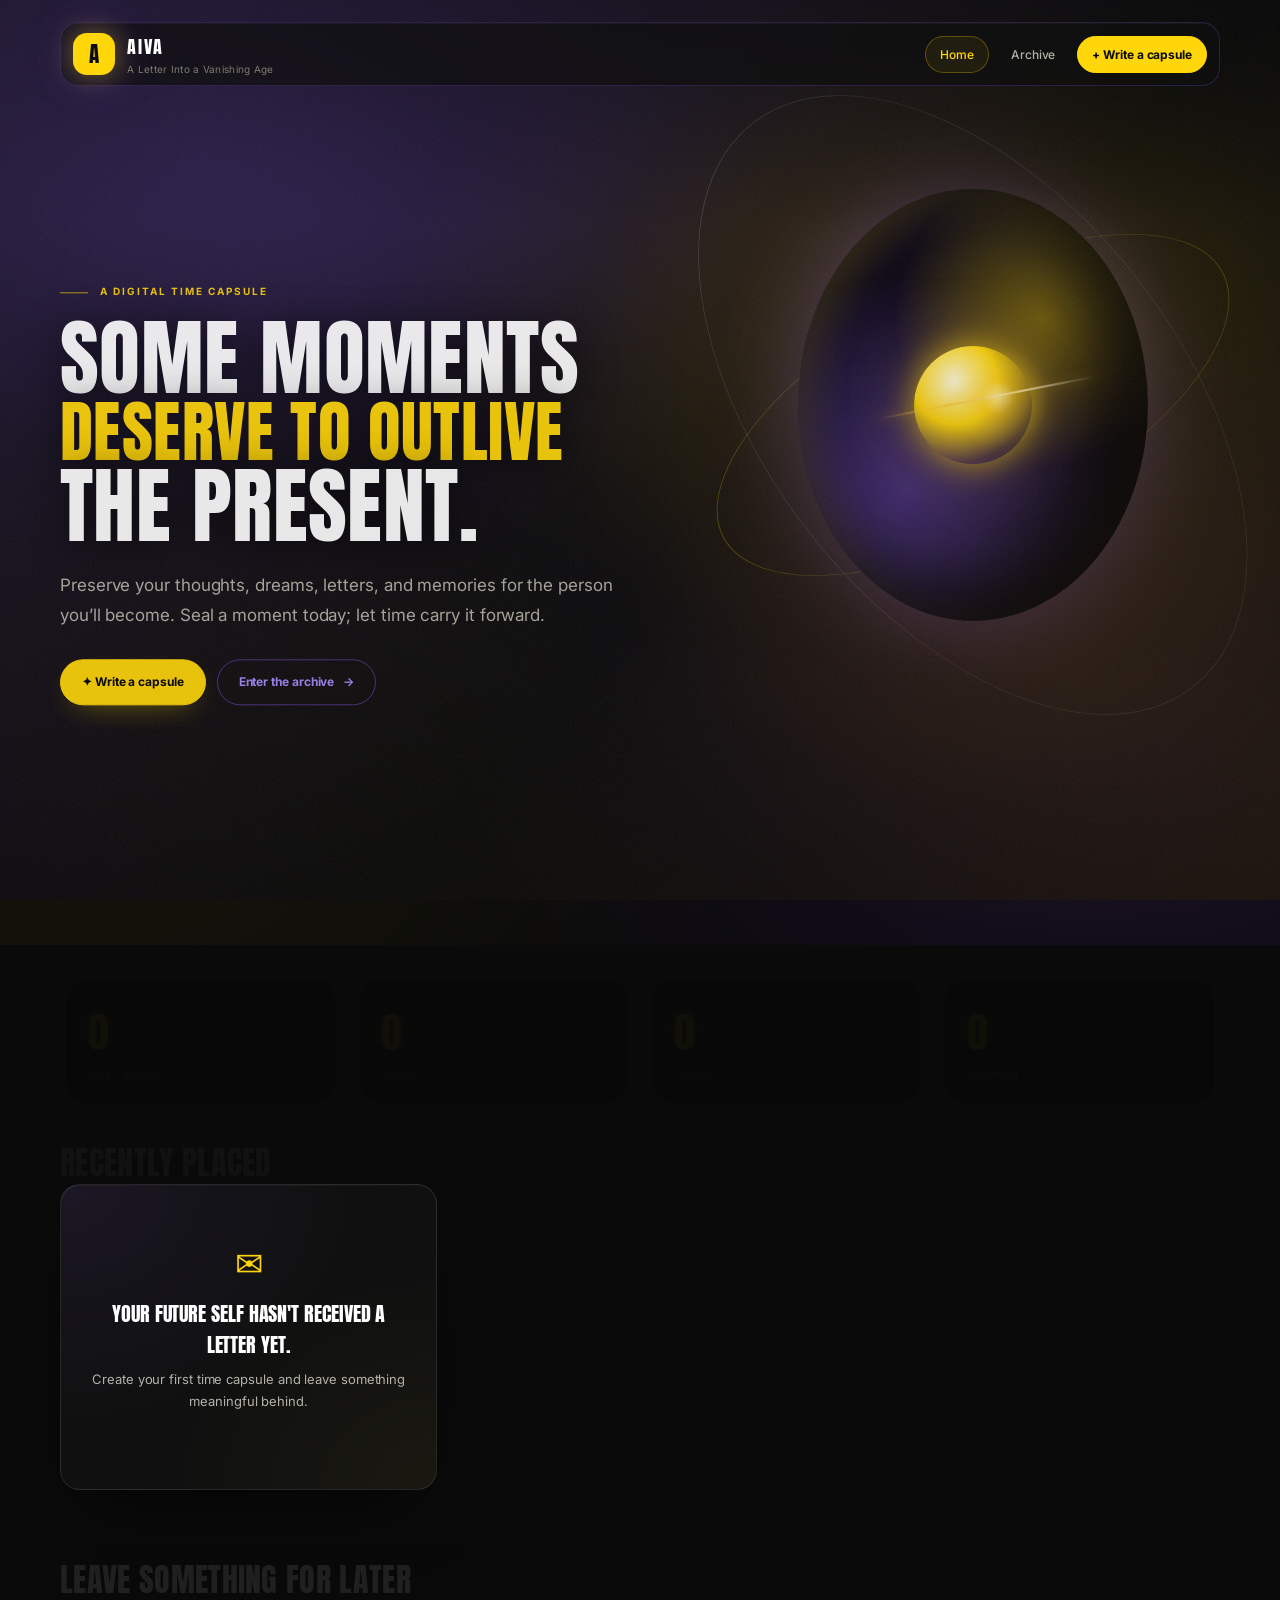
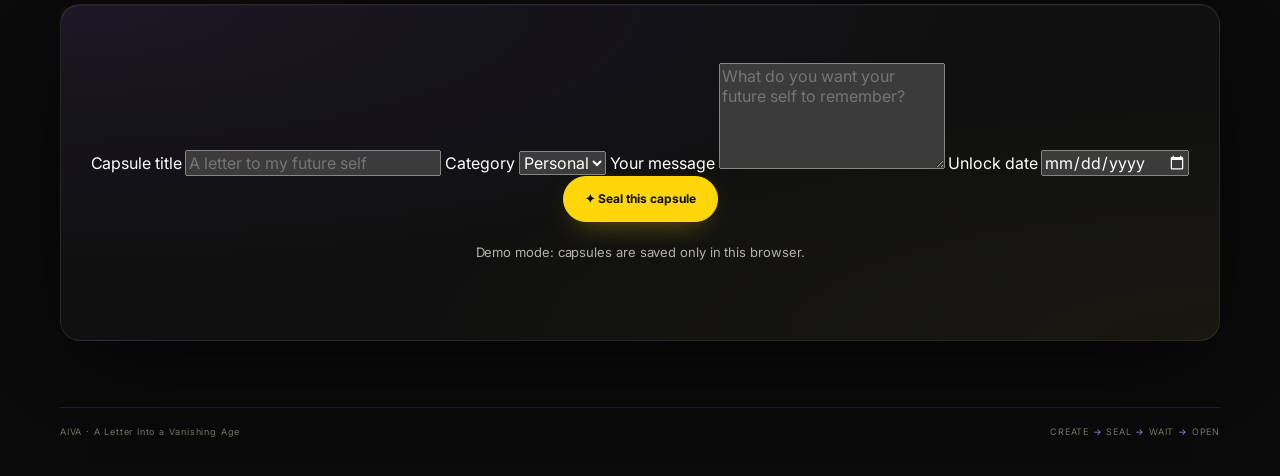
<file: index.html>
<!doctype html>
<html lang="en">
<head>
  <meta charset="utf-8">
  <meta name="viewport" content="width=device-width, initial-scale=1">
  <meta name="theme-color" content="#0a0a0a">
  <meta name="description" content="AIVA — A Letter Into a Vanishing Age. Preserve your thoughts, dreams, letters, and memories.">
  <title>AIVA — A Letter Into a Vanishing Age</title>

  <link rel="preconnect" href="https://fonts.googleapis.com">
  <link rel="preconnect" href="https://fonts.gstatic.com" crossorigin>
  <link href="https://fonts.googleapis.com/css2?family=Anton&family=Inter:wght@400;500;600;700;800&display=swap" rel="stylesheet">

  <link rel="stylesheet" href="./MYProject/MyApp/static/MyApp/css/aiva-immersive.css">
</head>
<body>
  <div class="aiva-background" aria-hidden="true"></div>
  <div class="aiva-vignette" aria-hidden="true"></div>

  <div class="aiva-scene" aria-hidden="true">
    <div class="aiva-core-fallback">
      <span class="aiva-fallback-orbit aiva-fallback-orbit--one"></span>
      <span class="aiva-fallback-orbit aiva-fallback-orbit--two"></span>
      <span class="aiva-fallback-crystal">
        <span class="aiva-fallback-nucleus"></span>
      </span>
    </div>
  </div>

  <div class="aiva-shell">
    <nav class="aiva-nav" aria-label="Main navigation">
      <a href="./index.html" class="aiva-brand">
        <span class="aiva-brand-mark" aria-hidden="true">A</span>
        <span>
          <span class="aiva-brand-name">AIVA</span>
          <span class="aiva-brand-sub">A Letter Into a Vanishing Age</span>
        </span>
      </a>

      <div class="aiva-nav-links">
        <a href="./index.html" class="aiva-nav-link is-active">Home</a>
        <a href="#archive" class="aiva-nav-link">Archive</a>
        <a href="#write" class="aiva-nav-link aiva-nav-create">+ Write a capsule</a>
      </div>
    </nav>

    <main class="aiva-page">
      <section class="aiva-hero">
        <div class="aiva-hero-copy" data-aiva-reveal style="--aiva-reveal-delay: 100ms">
          <div class="aiva-eyebrow">A digital time capsule</div>
          <h1 class="aiva-heading">
            <span class="aiva-heading-line">Some moments</span>
            <span class="aiva-heading-line aiva-heading-line--accent">deserve to outlive</span>
            <span class="aiva-heading-line"><em class="aiva-editorial">the present.</em></span>
          </h1>
          <p class="aiva-copy">Preserve your thoughts, dreams, letters, and memories for the person you’ll become. Seal a moment today; let time carry it forward.</p>
          <div class="aiva-actions">
            <a href="#write" class="aiva-button">✦ Write a capsule</a>
            <a href="#archive" class="aiva-button aiva-button--quiet">Enter the archive <span aria-hidden="true">→</span></a>
          </div>
        </div>
      </section>

      <section class="aiva-section" aria-labelledby="overview-heading">
        <div class="aiva-section-heading" data-aiva-reveal>
          <div>
            <h2 id="overview-heading">Your archive, at a glance</h2>
            <p>Every capsule is a note held for another moment.</p>
          </div>
          <span class="aiva-section-note" id="current-month"></span>
        </div>

        <div class="aiva-stats">
          <article class="aiva-stat aiva-glass" data-aiva-reveal="scale">
            <span class="aiva-stat-number" id="total-count">0</span>
            <span class="aiva-stat-label">Total capsules</span>
          </article>
          <article class="aiva-stat aiva-glass" data-aiva-reveal="scale">
            <span class="aiva-stat-number" id="sealed-count">0</span>
            <span class="aiva-stat-label">Sealed</span>
          </article>
          <article class="aiva-stat aiva-glass" data-aiva-reveal="scale">
            <span class="aiva-stat-number" id="opened-count">0</span>
            <span class="aiva-stat-label">Opened</span>
          </article>
          <article class="aiva-stat aiva-glass" data-aiva-reveal="scale">
            <span class="aiva-stat-number" id="upcoming-count">0</span>
            <span class="aiva-stat-label">Upcoming</span>
          </article>
        </div>
      </section>

      <section class="aiva-section" id="archive" aria-labelledby="recent-heading">
        <div class="aiva-section-heading" data-aiva-reveal>
          <div>
            <h2 id="recent-heading">Recently placed</h2>
            <p>Return to a moment or leave it sealed for later.</p>
          </div>
        </div>
        <div class="aiva-card-grid" id="capsule-list"></div>
      </section>

      <section class="aiva-section" id="write" aria-labelledby="write-heading">
        <div class="aiva-section-heading" data-aiva-reveal>
          <div>
            <h2 id="write-heading">Leave something for later</h2>
            <p>A thought for another day, preserved by time.</p>
          </div>
        </div>

        <form class="aiva-empty aiva-glass" id="capsule-form">
          <label for="capsule-title">Capsule title</label>
          <input id="capsule-title" name="title" maxlength="100" required placeholder="A letter to my future self">

          <label for="capsule-category">Category</label>
          <select id="capsule-category" name="category">
            <option>Personal</option>
            <option>Dreams</option>
            <option>Letter</option>
            <option>Memory</option>
            <option>Goals</option>
          </select>

          <label for="capsule-message">Your message</label>
          <textarea id="capsule-message" name="message" rows="5" required placeholder="What do you want your future self to remember?"></textarea>

          <label for="unlock-date">Unlock date</label>
          <input id="unlock-date" name="unlockDate" type="date" required>

          <button class="aiva-button" type="submit">✦ Seal this capsule</button>
          <p id="form-notice" role="status" aria-live="polite"></p>
          <p>Demo mode: capsules are saved only in this browser.</p>
        </form>
      </section>
    </main>

    <footer class="aiva-footer">
      <span>AIVA · A Letter Into a Vanishing Age</span>
      <span>CREATE <i>→</i> SEAL <i>→</i> WAIT <i>→</i> OPEN</span>
    </footer>
  </div>

  <script>
    const STORAGE_KEY = "aiva-static-capsules";
    const $ = (id) => document.getElementById(id);
    const today = new Date();
    today.setHours(0, 0, 0, 0);

    $("current-month").textContent =
      new Intl.DateTimeFormat("en", { month: "long", year: "numeric" }).format(today);

    $("unlock-date").min = [
      today.getFullYear(),
      String(today.getMonth() + 1).padStart(2, "0"),
      String(today.getDate()).padStart(2, "0")
    ].join("-");

    function getCapsules() {
      try {
        const saved = JSON.parse(localStorage.getItem(STORAGE_KEY) || "[]");
        return Array.isArray(saved) ? saved : [];
      } catch {
        return [];
      }
    }

    function isReady(capsule) {
      return new Date(capsule.unlockDate + "T00:00:00") <= today;
    }

    function renderCapsules() {
      const capsules = getCapsules();
      const opened = capsules.filter(c => c.opened);
      const sealed = capsules.filter(c => !c.opened);
      const upcoming = sealed.filter(c => !isReady(c));

      $("total-count").textContent = capsules.length;
      $("sealed-count").textContent = sealed.length;
      $("opened-count").textContent = opened.length;
      $("upcoming-count").textContent = upcoming.length;

      const list = $("capsule-list");
      list.replaceChildren();

      if (!capsules.length) {
        const empty = document.createElement("div");
        empty.className = "aiva-empty aiva-glass";
        empty.innerHTML = `
          <div class="aiva-empty-mark" aria-hidden="true">✉</div>
          <h3>Your future self hasn't received a letter yet.</h3>
          <p>Create your first time capsule and leave something meaningful behind.</p>`;
        list.append(empty);
        return;
      }

      capsules.slice().reverse().forEach(capsule => {
        const ready = isReady(capsule);
        const article = document.createElement("article");
        article.className = "aiva-card aiva-glass";
        const top = document.createElement("div");
        top.className = "aiva-card-top";

        const category = document.createElement("span");
        category.className = "aiva-category";
        category.textContent = capsule.category;

        const badge = document.createElement("span");
        badge.className = "aiva-badge" +
          (capsule.opened ? " aiva-badge--opened" : ready ? " aiva-badge--ready" : "");
        badge.textContent = capsule.opened ? "✦ Opened" : ready ? "◉ Ready to open" : "🔒 Sealed";
        top.append(category, badge);

        const title = document.createElement("h3");
        title.textContent = capsule.title;

        const copy = document.createElement("p");
        copy.className = "aiva-card-copy";
        copy.textContent = capsule.opened || ready
          ? capsule.message
          : "A message held privately until its appointed day.";

        const created = document.createElement("div");
        created.className = "aiva-card-meta";
        created.innerHTML = "<span>Created</span>";
        const createdDate = document.createElement("strong");
        createdDate.textContent = new Date(capsule.createdAt).toLocaleDateString("en", {
          month: "short", day: "2-digit", year: "numeric"
        });
        created.append(createdDate);

        const unlock = document.createElement("div");
        unlock.className = "aiva-card-meta";
        unlock.innerHTML = `<span>${capsule.opened ? "Opened" : "Unlock"}</span>`;
        const unlockDate = document.createElement("strong");
        unlockDate.textContent = new Date(capsule.unlockDate + "T00:00:00").toLocaleDateString("en", {
          month: "short", day: "2-digit", year: "numeric"
        });
        unlock.append(unlockDate);

        article.append(top, title, copy, created, unlock);

        if (!capsule.opened && ready) {
          const openButton = document.createElement("button");
          openButton.type = "button";
          openButton.className = "aiva-button aiva-button--quiet aiva-card-link";
          openButton.textContent = "Open capsule";
          openButton.addEventListener("click", () => {
            const updated = getCapsules().map(c =>
              c.id === capsule.id ? { ...c, opened: true } : c
            );
            localStorage.setItem(STORAGE_KEY, JSON.stringify(updated));
            renderCapsules();
          });
          article.append(openButton);
        }

        list.append(article);
      });
    }

    $("capsule-form").addEventListener("submit", event => {
      event.preventDefault();
      const form = event.currentTarget;
      const data = new FormData(form);
      const title = String(data.get("title") || "").trim();
      const message = String(data.get("message") || "").trim();
      const unlockDate = String(data.get("unlockDate") || "");

      if (!title || !message || !unlockDate) return;

      const capsules = getCapsules();
      capsules.push({
        id: crypto.randomUUID ? crypto.randomUUID() : String(Date.now()),
        title,
        message,
        category: String(data.get("category") || "Personal"),
        unlockDate,
        createdAt: new Date().toISOString(),
        opened: false
      });

      localStorage.setItem(STORAGE_KEY, JSON.stringify(capsules));
      form.reset();
      $("unlock-date").min = [
        today.getFullYear(),
        String(today.getMonth() + 1).padStart(2, "0"),
        String(today.getDate()).padStart(2, "0")
      ].join("-");
      $("form-notice").textContent = "Your capsule has been saved in this browser.";
      renderCapsules();
      $("archive").scrollIntoView({ behavior: "smooth" });
    });

    renderCapsules();
  </script>

  <script type="module" src="./MYProject/MyApp/static/MyApp/js/aiva-memory-core.js"></script>
</body>
</html>
</file>
<file: MYProject/MyApp/static/MyApp/css/aiva-immersive.css>
/* Palette + type reference: black / signal-yellow UI with condensed display type */
:root {
    color-scheme: dark;
    --aiva-bg: #0a0a0a;
    --aiva-bg-deep: #050505;
    --aiva-yellow: #ffd60a;
    --aiva-yellow-soft: #ffe566;
    --aiva-amber: #ffb800;
    --aiva-orange: #ff9500;
    --aiva-ink: #0a0a0a;
    --aiva-violet: var(--aiva-yellow);
    --aiva-purple: var(--aiva-yellow);
    --aiva-magenta: var(--aiva-amber);
    --aiva-cyan: var(--aiva-yellow);
    --aiva-lavender: var(--aiva-yellow-soft);
    --aiva-text: #ffffff;
    --aiva-muted: #b4b2a8;
    --aiva-dim: #7d7b70;
    --aiva-line: rgba(255, 255, 255, .09);
    --aiva-line-strong: rgba(255, 214, 10, .45);
    --aiva-glass: rgba(18, 18, 18, .86);
    --aiva-glass-strong: rgba(14, 14, 14, .96);
    --aiva-radius: 20px;
    --aiva-radius-lg: 28px;
    --aiva-width: 1160px;
    --aiva-shadow: 0 30px 80px -34px rgba(0, 0, 0, .9);
    --aiva-font: "Inter", -apple-system, BlinkMacSystemFont, "Segoe UI", sans-serif;
    --aiva-display: "Anton", "Bebas Neue", "Oswald", Impact, "Arial Narrow", sans-serif;
}

* { box-sizing: border-box; }

html { min-height: 100%; scroll-behavior: auto; }

body {
    min-height: 100vh;
    margin: 0;
    color: var(--aiva-text);
    background: var(--aiva-bg);
    font-family: var(--aiva-font);
    -webkit-font-smoothing: antialiased;
    text-rendering: optimizeLegibility;
    overflow-x: clip;
}

button, input, textarea, select { font: inherit; }
a { color: inherit; text-decoration: none; }
button, a, input, textarea, select { -webkit-tap-highlight-color: transparent; }
button, a { touch-action: manipulation; }

.aiva-background,
.aiva-vignette,
.aiva-scene {
    position: fixed;
    inset: 0;
    pointer-events: none;
}

.aiva-background {
    z-index: 0;
    background:
        radial-gradient(ellipse at 72% 38%, rgba(255, 212, 0, .17), transparent 38%),
        radial-gradient(ellipse at 78% 49%, rgba(255, 143, 7, .075), transparent 29%),
        radial-gradient(ellipse at 84% 72%, rgba(255, 192, 17, .055), transparent 34%),
        radial-gradient(ellipse at 12% 82%, rgba(255, 212, 0, .11), transparent 35%),
        radial-gradient(ellipse at 38% 2%, rgba(169, 124, 0, .11), transparent 43%),
        var(--aiva-bg);
}

.aiva-vignette {
    z-index: 2;
    background:
        linear-gradient(180deg, rgba(7, 7, 7, .42), transparent 25%, rgba(7, 7, 7, .3)),
        radial-gradient(ellipse at center, transparent 37%, rgba(7, 7, 7, .58) 100%);
}

.aiva-scene {
    z-index: 1;
    overflow: hidden;
}

.aiva-scene canvas {
    display: block;
    width: 100%;
    height: 100%;
}
.aiva-scene[data-page]:not([data-page="dashboard"]) canvas { opacity: .42; }
.aiva-scene[data-page="capsule_create"] canvas,
.aiva-scene[data-page="capsule_edit"] canvas { opacity: .3; }
.aiva-scene[data-page]:not([data-page="dashboard"]) .aiva-core-fallback { opacity: .42; }
.aiva-scene[data-page="capsule_create"] .aiva-core-fallback,
.aiva-scene[data-page="capsule_edit"] .aiva-core-fallback { opacity: .3; }

.aiva-core-fallback {
    position: absolute;
    width: clamp(520px, 65vw, 900px);
    aspect-ratio: 1;
    top: 45%;
    left: 76%;
    transform: translate(-50%, -50%);
    border-radius: 50%;
    background:
        radial-gradient(circle at 54% 44%, rgba(255, 219, 41, .19), transparent 27%),
        radial-gradient(circle, rgba(255, 198, 41, .13), rgba(255, 143, 7, .04) 39%, rgba(255, 192, 17, .035) 55%, transparent 73%);
    animation: aiva-core-rise 3s cubic-bezier(.2, .75, .2, 1) both;
}

.aiva-core-fallback::before,
.aiva-core-fallback::after {
    position: absolute;
    z-index: 2;
    content: "";
    pointer-events: none;
}
.aiva-core-fallback::before {
    top: 49%;
    left: 38%;
    width: 27%;
    height: 2px;
    background: linear-gradient(90deg, transparent, rgba(255, 198, 41, .72), rgba(255, 239, 194, .84), transparent);
    box-shadow: 0 0 12px rgba(255, 192, 17, .38);
    transform: rotate(-11deg);
    animation: aiva-flare-breathe 5.6s ease-in-out infinite;
}
.aiva-core-fallback::after {
    top: 43%;
    left: 47%;
    width: 12%;
    aspect-ratio: 1;
    border-radius: 50%;
    background: radial-gradient(circle, rgba(255, 239, 194, .7), rgba(255, 198, 41, .26) 24%, rgba(255, 219, 41, .13) 48%, transparent 74%);
    filter: blur(1px);
    animation: aiva-flare-breathe 5.6s ease-in-out infinite reverse;
}

.aiva-fallback-crystal {
    position: absolute;
    width: 42%;
    height: 52%;
    left: 29%;
    top: 24%;
    display: grid;
    place-items: center;
    border: 1px solid rgba(255, 239, 194, .45);
    clip-path: polygon(50% 0, 88% 24%, 100% 69%, 50% 100%, 0 69%, 12% 24%);
    background:
        linear-gradient(145deg, rgba(255, 245, 194, .3), transparent 32%),
        linear-gradient(145deg, rgba(255, 235, 179, .24), rgba(255, 212, 0, .3) 48%, rgba(255, 192, 17, .12));
    box-shadow: inset 0 0 42px rgba(255, 235, 179, .21), 0 0 66px rgba(255, 198, 41, .34), 0 0 110px rgba(255, 159, 41, .1);
    transform: rotate(-12deg);
}

.aiva-fallback-nucleus {
    width: 34%;
    aspect-ratio: 1;
    border-radius: 50%;
    background: radial-gradient(circle at 35% 30%, #fff5c2, #ffdb29 36%, rgba(255, 198, 41, .14) 72%, transparent);
    box-shadow: 0 0 32px rgba(255, 219, 41, .74), 0 0 76px rgba(255, 159, 41, .24), 0 0 92px rgba(255, 192, 17, .14);
}

.aiva-fallback-orbit {
    position: absolute;
    inset: 16%;
    border: 1px solid rgba(255, 235, 179, .29);
    border-radius: 50%;
    transform: rotate(-28deg) scaleY(.43);
}

.aiva-fallback-orbit--one { animation: aiva-orbit 72s linear infinite; }
.aiva-fallback-orbit--two { inset: 7%; transform: rotate(52deg) scaleY(.58); border-color: rgba(255, 198, 41, .27); animation: aiva-orbit-reverse 96s linear infinite; }

.aiva-webgl-ready .aiva-core-fallback { display: none; }

.aiva-shell {
    position: relative;
    z-index: 3;
    width: min(var(--aiva-width), calc(100% - 48px));
    min-height: 100vh;
    margin: 0 auto;
    padding: 22px 0 32px;
}

.aiva-nav {
    display: flex;
    align-items: center;
    justify-content: space-between;
    gap: 24px;
    min-height: 52px;
    margin-bottom: 44px;
    padding: 10px 12px;
    border: 1px solid rgba(255, 255, 255, .056);
    border-radius: 18px;
    background: linear-gradient(110deg, rgba(20, 20, 20, .5), rgba(14, 14, 14, .28));
    box-shadow: inset 0 1px rgba(255, 255, 255, .035);
    backdrop-filter: blur(14px);
    -webkit-backdrop-filter: blur(14px);
}

.aiva-brand { display: inline-flex; align-items: center; gap: 12px; min-width: 0; }
.aiva-brand-mark {
    display: grid;
    width: 42px;
    height: 42px;
    place-items: center;
    border: 1px solid rgba(255, 255, 255, .2);
    border-radius: 14px;
    background: linear-gradient(135deg, var(--aiva-violet), var(--aiva-magenta));
    box-shadow: 0 0 32px rgba(255, 219, 41, .34), inset 0 1px rgba(255, 255, 255, .22);
    font-size: 17px;
    font-weight: 900;
}
.aiva-brand-name { display: block; font-size: 14px; font-weight: 850; letter-spacing: .13em; }
.aiva-brand-sub { display: block; margin-top: 3px; color: var(--aiva-dim); font-size: 10px; letter-spacing: .03em; }
.aiva-nav-links { display: flex; align-items: center; gap: 7px; }
.aiva-nav-link {
    padding: 10px 14px;
    border: 1px solid transparent;
    border-radius: 999px;
    color: var(--aiva-muted);
    font-size: 12px;
    transition: color 220ms ease, background 220ms ease, border-color 220ms ease;
}
.aiva-nav-link:hover, .aiva-nav-link.is-active {
    color: #ffffff;
    border-color: var(--aiva-line);
    background: rgba(255, 255, 255, .045);
}
.aiva-nav-link.aiva-nav-create {
    color: #ffefc2;
    border-color: rgba(255, 235, 179, .24);
    background: rgba(255, 198, 41, .15);
}
.aiva-nav-user { padding: 0 8px; color: var(--aiva-muted); font-size: 11px; }
.aiva-nav-logout { display: inline; margin: 0; }
.aiva-nav-logout .aiva-nav-link { border: 0; background: transparent; cursor: pointer; }

.aiva-page { min-height: 60vh; }
.aiva-messages { display: grid; gap: 9px; margin: -22px 0 24px; }
.aiva-message {
    padding: 13px 16px;
    border: 1px solid rgba(255, 198, 41, .21);
    border-radius: 14px;
    color: #ffefc2;
    background: rgba(255, 187, 0, .19);
    font-size: 13px;
}
.aiva-message--error { color: #fecdd3; border-color: rgba(251, 113, 133, .25); background: rgba(159, 42, 76, .2); }
.aiva-message--success { color: #ffe6a2; border-color: rgba(255, 192, 17, .2); background: rgba(255, 192, 17, .07); }

.aiva-glass {
    border: 1px solid var(--aiva-line);
    border-radius: var(--aiva-radius);
    background:
        radial-gradient(ellipse at 0 0, rgba(255, 198, 41, .09), transparent 54%),
        var(--aiva-glass);
    box-shadow: var(--aiva-shadow), inset 0 1px rgba(255, 255, 255, .035);
    backdrop-filter: blur(14px);
    -webkit-backdrop-filter: blur(14px);
}

.aiva-hero {
    display: grid;
    min-height: min(700px, 78vh);
    grid-template-columns: minmax(0, 1fr) minmax(220px, .78fr);
    align-items: center;
    gap: 24px;
    padding: clamp(22px, 4vw, 46px) 0 28px;
}
.aiva-hero-copy { position: relative; z-index: 1; max-width: 700px; }
.aiva-eyebrow {
    display: inline-block;
    margin-bottom: 20px;
    color: var(--aiva-cyan);
    font-size: 10px;
    font-weight: 800;
    letter-spacing: .22em;
    text-transform: uppercase;
}
.aiva-heading {
    max-width: 720px;
    margin: 0;
    font-family: "Clash Display", Impact, sans-serif;
    font-size: clamp(42px, 5.8vw, 70px);
    font-weight: 600;
    line-height: .88;
    letter-spacing: -.065em;
    text-wrap: balance;
    text-shadow: 0 10px 42px rgba(19, 19, 19, .42);
}
.aiva-heading-line { display: block; }
.aiva-heading-line--accent { color: #ffefc2; font-size: .76em; white-space: nowrap; }
.aiva-gradient-text {
    color: var(--aiva-lavender);
    background: linear-gradient(115deg, #ffffff 0%, #ffebb3 39%, #ffdb29 70%, #ffc011 100%);
    -webkit-background-clip: text;
    background-clip: text;
    -webkit-text-fill-color: transparent;
}
.aiva-editorial {
    display: inline-block;
    padding: .04em .08em .12em 0;
    color: #ffefc2;
    background: linear-gradient(105deg, #ffefc2 5%, #ffdb29 48%, #ff9f29 76%, #ffc629);
    font-family: "Zodiak", Georgia, serif;
    font-size: .89em;
    font-weight: 400;
    letter-spacing: -.075em;
    line-height: 1;
    -webkit-background-clip: text;
    background-clip: text;
    -webkit-text-fill-color: transparent;
}
.aiva-copy {
    max-width: 590px;
    margin: 22px 0 28px;
    color: #ffc629;
    font-size: clamp(14px, 1.35vw, 17px);
    line-height: 1.8;
}
.aiva-actions { display: flex; flex-wrap: wrap; align-items: center; gap: 11px; }
.aiva-button {
    position: relative;
    display: inline-flex;
    min-height: 46px;
    align-items: center;
    justify-content: center;
    gap: 9px;
    padding: 12px 21px;
    border: 1px solid rgba(255, 235, 179, .23);
    border-radius: 999px;
    color: var(--aiva-text);
    background: linear-gradient(125deg, #ffc629, #ffc629 60%, #ffc629);
    box-shadow: 0 10px 30px -12px rgba(255, 198, 41, .68), inset 0 1px rgba(255, 255, 255, .22);
    cursor: pointer;
    font-size: 12px;
    font-weight: 760;
    transition: transform 220ms ease, box-shadow 220ms ease, filter 220ms ease;
}
.aiva-button:hover { transform: translateY(-2px); filter: brightness(1.08); }
.aiva-button:active { transform: translateY(0) scale(.985); }
.aiva-button--quiet {
    color: #ffefc2;
    border-color: var(--aiva-line);
    background: rgba(255, 255, 255, .045);
    box-shadow: none;
}
.aiva-button--danger { border-color: rgba(251, 113, 133, .3); background: linear-gradient(125deg, #a52b55, #d94b70); }

.aiva-section { margin: 42px 0 0; }
.aiva-section-heading {
    display: flex;
    align-items: end;
    justify-content: space-between;
    gap: 18px;
    margin-bottom: 17px;
}
.aiva-section-heading h2, .aiva-page-title {
    margin: 0;
    font-family: "Clash Display", Impact, sans-serif;
    font-size: clamp(22px, 3vw, 32px);
    font-weight: 600;
    letter-spacing: -.035em;
}
.aiva-page-title { line-height: 1.02; text-wrap: balance; }
.aiva-section-heading p { margin: 6px 0 0; color: var(--aiva-dim); font-size: 12px; }
.aiva-section-note { color: var(--aiva-dim); font-size: 11px; }
.aiva-text-link { color: #ffebb3; font-size: 12px; transition: color 180ms ease; }
.aiva-text-link:hover { color: #ffffff; }

.aiva-stats { display: grid; grid-template-columns: repeat(4, 1fr); gap: 12px; }
.aiva-stat { padding: 20px 21px; }
.aiva-stat-number { display: block; color: #ffefc2; font-family: "Clash Display", var(--aiva-font); font-size: 32px; font-weight: 600; letter-spacing: -.045em; }
.aiva-stat-label { display: block; margin-top: 5px; color: var(--aiva-dim); font-size: 11px; }
.aiva-card-grid { display: grid; grid-template-columns: repeat(3, minmax(0, 1fr)); gap: 14px; }
.aiva-card {
    position: relative;
    overflow: hidden;
    padding: 20px;
    transition: transform 280ms cubic-bezier(.22, .7, .2, 1), border-color 280ms ease, box-shadow 280ms ease;
}
.aiva-card h3 { overflow-wrap: anywhere; }
.aiva-card::before {
    position: absolute;
    inset: 0;
    background: linear-gradient(130deg, rgba(255, 255, 255, .034), transparent 38%);
    content: "";
    opacity: .7;
    pointer-events: none;
}
.aiva-card > * { position: relative; }
.aiva-card:hover, .aiva-card[data-aiva-reveal].is-visible:hover { transform: translateY(-3px); border-color: var(--aiva-line-strong); }
.aiva-card-top { display: flex; align-items: center; justify-content: space-between; gap: 10px; margin-bottom: 17px; }
.aiva-category { color: var(--aiva-lavender); font-size: 9px; font-weight: 820; letter-spacing: .16em; text-transform: uppercase; }
.aiva-badge {
    display: inline-flex;
    align-items: center;
    gap: 6px;
    padding: 6px 9px;
    border: 1px solid rgba(255, 255, 255, .099);
    border-radius: 999px;
    color: #ffefc2;
    background: rgba(255, 198, 41, .12);
    font-size: 9px;
    font-weight: 700;
    white-space: nowrap;
}
.aiva-badge--ready { color: #ffc629; border-color: rgba(255, 192, 17, .2); background: rgba(255, 192, 17, .075); }
.aiva-badge--opened { color: #ffdbb0; border-color: rgba(255, 159, 41, .2); background: rgba(255, 159, 41, .08); }
.aiva-card h3 { margin: 0 0 9px; font-size: 17px; line-height: 1.35; letter-spacing: -.02em; }
.aiva-card-copy { min-height: 43px; margin: 0 0 17px; color: #ffc629; font-size: 12px; line-height: 1.65; overflow-wrap: anywhere; }
.aiva-card-meta { display: flex; justify-content: space-between; gap: 12px; padding-top: 11px; border-top: 1px solid rgba(255, 255, 255, .065); color: var(--aiva-dim); font-size: 10px; }
.aiva-card-meta strong { color: #ffe9ac; font-weight: 600; text-align: right; }
.aiva-card-link { display: inline-flex; width: 100%; margin-top: 17px; }
.aiva-countdown { margin-top: 14px; color: #ffe59c; font-size: 11px; }

.aiva-empty {
    padding: clamp(32px, 6vw, 58px) 24px;
    text-align: center;
}
.aiva-empty-mark { margin-bottom: 14px; color: var(--aiva-lavender); font-size: 34px; }
.aiva-empty h3 { margin: 0 0 8px; font-size: 20px; }
.aiva-empty p { max-width: 460px; margin: 0 auto 19px; color: var(--aiva-muted); font-size: 13px; line-height: 1.7; }

.aiva-page-intro { margin: 0 0 27px; }
.aiva-page-title { font-size: clamp(31px, 4.5vw, 46px); }
.aiva-page-sub { max-width: 700px; margin: 10px 0 0; color: var(--aiva-muted); font-size: 13px; line-height: 1.7; }
.aiva-search {
    display: grid;
    grid-template-columns: minmax(160px, 1.55fr) repeat(2, minmax(120px, .95fr)) repeat(2, minmax(135px, 1.05fr)) auto;
    gap: 9px;
    margin-bottom: 17px;
}
.aiva-date-filter { min-width: 0; }
.aiva-date-filter label {
    display: block;
    margin: 0 0 5px 2px;
    color: var(--aiva-dim);
    font-size: 9px;
    letter-spacing: .09em;
    text-transform: uppercase;
}
.aiva-date-filter .aiva-input { min-height: 45px; padding: 10px; }
.aiva-date-filter .errorlist,
.aiva-search > .errorlist { margin: 5px 0 0; padding: 0; color: #fda4af; font-size: 10px; list-style: none; }
.aiva-input, .aiva-select, .aiva-textarea {
    width: 100%;
    min-height: 45px;
    padding: 12px 14px;
    border: 1px solid rgba(255, 255, 255, .093);
    border-radius: 13px;
    outline: none;
    color: var(--aiva-text);
    background: rgba(14, 14, 14, .78);
    transition: border-color 180ms ease, box-shadow 180ms ease, background 180ms ease;
}
.aiva-input::placeholder, .aiva-textarea::placeholder { color: #716e88; }
.aiva-input:focus, .aiva-select:focus, .aiva-textarea:focus {
    border-color: rgba(255, 219, 41, .65);
    background: rgba(16, 16, 16, .94);
    box-shadow: 0 0 0 4px rgba(255, 219, 41, .12);
}
.aiva-select option { color: var(--aiva-text); background: #161616; }
.aiva-list { display: grid; gap: 11px; }
.aiva-list-card {
    display: grid;
    grid-template-columns: minmax(0, 1fr) auto;
    align-items: center;
    gap: 20px;
    padding: 19px 21px;
    transition: border-color 220ms ease, transform 220ms ease, background 220ms ease;
}
.aiva-list-card:hover, .aiva-list-card[data-aiva-reveal].is-visible:hover { transform: translateY(-2px); border-color: var(--aiva-line-strong); }
.aiva-list-card h2 { margin: 7px 0 6px; font-size: 17px; }
.aiva-list-card p { margin: 0; color: var(--aiva-muted); font-size: 12px; line-height: 1.55; }
.aiva-list-meta { display: grid; justify-items: end; gap: 6px; color: var(--aiva-dim); font-size: 10px; }
.aiva-list-meta strong { color: #ffecb6; font-weight: 600; }

.aiva-form-panel, .aiva-detail-panel, .aiva-danger-panel {
    max-width: 850px;
    margin: 0 auto;
    padding: clamp(23px, 4.5vw, 42px);
}
.aiva-form { display: grid; gap: 19px; }
.aiva-field label { display: block; margin-bottom: 8px; color: #ffefc2; font-size: 12px; font-weight: 700; }
.aiva-field-help { margin-top: 8px; color: var(--aiva-dim); font-size: 10px; line-height: 1.6; }
.aiva-field-help ul { margin: 5px 0 0; padding-left: 18px; }
.aiva-field input, .aiva-field select, .aiva-field textarea {
    width: 100%;
    min-height: 45px;
    padding: 12px 14px;
    border: 1px solid rgba(255, 255, 255, .093);
    border-radius: 13px;
    outline: none;
    color: var(--aiva-text);
    background: rgba(14, 14, 14, .78);
    transition: border-color 180ms ease, box-shadow 180ms ease, background 180ms ease;
}
.aiva-field input:focus, .aiva-field select:focus, .aiva-field textarea:focus {
    border-color: rgba(255, 219, 41, .65);
    background: rgba(16, 16, 16, .94);
    box-shadow: 0 0 0 4px rgba(255, 219, 41, .12);
}
.aiva-field select option { color: var(--aiva-text); background: #161616; }
.aiva-textarea { min-height: 230px; resize: vertical; line-height: 1.7; }
.aiva-field textarea { min-height: 230px; resize: vertical; line-height: 1.7; }
.aiva-errors { margin: 8px 0 0; padding: 0; color: #fda4af; font-size: 11px; list-style: none; }
.aiva-field .errorlist { margin: 8px 0 0; padding: 0; color: #fda4af; font-size: 11px; list-style: none; }
.aiva-form-actions { margin-top: 3px; }

.aiva-detail-top { display: flex; align-items: flex-start; justify-content: space-between; gap: 18px; }
.aiva-detail-title { margin: 9px 0 0; font-size: clamp(34px, 5vw, 52px); line-height: 1.02; letter-spacing: -.045em; overflow-wrap: anywhere; }
.aiva-detail-meta { display: grid; grid-template-columns: repeat(3, 1fr); gap: 10px; margin: 27px 0; }
.aiva-meta-box { padding: 14px; border: 1px solid rgba(255, 255, 255, .056); border-radius: 14px; background: rgba(255, 255, 255, .025); }
.aiva-meta-box span { display: block; margin-bottom: 6px; color: var(--aiva-dim); font-size: 9px; letter-spacing: .13em; text-transform: uppercase; }
.aiva-meta-box strong { font-size: 12px; font-weight: 650; }
.aiva-notice { margin-top: 21px; padding: 14px 15px; border: 1px solid rgba(255, 192, 17, .17); border-radius: 14px; color: #ffe6a2; background: rgba(255, 192, 17, .055); font-size: 12px; line-height: 1.65; }
.aiva-sealed-artifact {
    display: grid;
    min-height: 190px;
    place-items: center;
    margin: 24px 0;
    border: 1px solid rgba(255, 255, 255, .068);
    border-radius: 18px;
    background: radial-gradient(ellipse at center, rgba(255, 198, 41, .1), rgba(255, 255, 255, .012) 55%, transparent 76%);
    text-align: center;
}
.aiva-sealed-icon { color: #ffebb3; font-size: 25px; }
.aiva-sealed-artifact p { margin: 10px 0 0; color: #ffc629; font-size: 12px; line-height: 1.6; }
.aiva-reading-panel { margin: 25px 0; padding: clamp(21px, 4vw, 35px); border: 1px solid rgba(255, 255, 255, .074); border-radius: 17px; background: rgba(10, 10, 10, .43); }
.aiva-reading-panel p { margin: 0; color: #ffefc2; font-family: Georgia, "Times New Roman", serif; font-size: clamp(16px, 1.8vw, 19px); line-height: 1.95; white-space: pre-wrap; overflow-wrap: anywhere; }
.aiva-detail-actions { margin-top: 24px; }
.aiva-card-grid > [data-aiva-reveal]:nth-child(2) { --aiva-reveal-delay: 90ms; }
.aiva-card-grid > [data-aiva-reveal]:nth-child(3) { --aiva-reveal-delay: 180ms; }
.aiva-card-grid > [data-aiva-reveal]:nth-child(4) { --aiva-reveal-delay: 270ms; }
.aiva-card-grid > [data-aiva-reveal]:nth-child(5) { --aiva-reveal-delay: 360ms; }
.aiva-card-grid > [data-aiva-reveal]:nth-child(6) { --aiva-reveal-delay: 450ms; }

.aiva-danger-panel { max-width: 680px; text-align: center; }
.aiva-danger-panel .aiva-eyebrow { color: #fda4af; }
.aiva-danger-panel h1 { margin: 3px 0 12px; font-size: clamp(32px, 5vw, 46px); letter-spacing: -.04em; }
.aiva-danger-panel p { max-width: 510px; margin: 0 auto 25px; color: var(--aiva-muted); font-size: 13px; line-height: 1.8; }
.aiva-danger-panel strong { color: #ffffff; }
.aiva-danger-actions { justify-content: center; }

.aiva-footer {
    display: flex;
    justify-content: space-between;
    gap: 16px;
    margin-top: 66px;
    padding: 18px 0 7px;
    border-top: 1px solid rgba(255, 255, 255, .05);
    color: #706d86;
    font-size: 9px;
    letter-spacing: .09em;
}
.aiva-footer i { color: #ffc629; font-style: normal; }


:focus-visible { outline: 2px solid var(--aiva-cyan); outline-offset: 4px; }

@keyframes aiva-orbit { to { transform: rotate(332deg) scaleY(.43); } }
@keyframes aiva-orbit-reverse { to { transform: rotate(-308deg) scaleY(.58); } }
@keyframes aiva-core-rise {
    from { opacity: .25; transform: translate(-50%, calc(-50% + 16px)) scale(.97); }
    to { opacity: 1; transform: translate(-50%, -50%) scale(1); }
}
@keyframes aiva-flare-breathe {
    0%, 100% { opacity: .42; }
    50% { opacity: .76; }
}

@media (hover: hover) and (pointer: fine) {
    .aiva-button--quiet:hover { border-color: var(--aiva-line-strong); background: rgba(255, 255, 255, .075); }
    .aiva-card:hover, .aiva-card[data-aiva-reveal].is-visible:hover { box-shadow: 0 34px 90px -38px rgba(0, 0, 0, .9), inset 0 1px rgba(255, 255, 255, .045); }
}

@media (max-width: 850px) {
    .aiva-shell { width: min(var(--aiva-width), calc(100% - 36px)); }
    .aiva-hero { min-height: 470px; grid-template-columns: minmax(0, 1fr) minmax(150px, .48fr); }
    .aiva-core-fallback { left: 82%; width: clamp(480px, 70vw, 640px); }
    .aiva-card-grid { grid-template-columns: repeat(2, minmax(0, 1fr)); }
    .aiva-stats { grid-template-columns: repeat(2, 1fr); }
    .aiva-search { grid-template-columns: 1fr 1fr; }
}

@media (max-width: 580px) {
    .aiva-shell { width: calc(100% - 32px); padding-top: 16px; }
    .aiva-nav { align-items: flex-start; flex-direction: column; gap: 13px; margin-bottom: 23px; padding: 10px; }
    .aiva-brand-sub { font-size: 9px; }
    .aiva-nav-links { width: 100%; flex-wrap: wrap; justify-content: flex-start; gap: 4px; }
    .aiva-nav-link { padding: 9px 10px; font-size: 10px; }
    .aiva-hero { min-height: 0; grid-template-columns: 1fr; padding: 48px 0 clamp(230px, 35vh, 300px); }
    .aiva-hero-copy { max-width: 100%; }
    .aiva-heading { max-width: 530px; font-size: clamp(36px, 10.1vw, 46px); line-height: .96; }
    .aiva-copy { max-width: 470px; font-size: 14px; }
    .aiva-core-fallback { top: 92%; left: 84%; width: min(340px, 96vw); opacity: .54; }
    .aiva-scene[data-page]:not([data-page="dashboard"]) canvas { opacity: .22; }
    .aiva-scene[data-page="capsule_create"] canvas,
    .aiva-scene[data-page="capsule_edit"] canvas { opacity: .12; }
    .aiva-scene[data-page]:not([data-page="dashboard"]) .aiva-core-fallback { opacity: .22; }
    .aiva-section { margin-top: 35px; }
    .aiva-card-grid { grid-template-columns: 1fr; }
    .aiva-search { grid-template-columns: 1fr; }
    .aiva-list-card { grid-template-columns: 1fr; gap: 14px; }
    .aiva-list-meta { justify-items: start; grid-template-columns: auto auto 1fr; align-items: center; }
    .aiva-detail-top { flex-direction: column; }
    .aiva-detail-meta { grid-template-columns: 1fr; }
    .aiva-form-panel, .aiva-detail-panel, .aiva-danger-panel { padding: 22px; }
    .aiva-actions .aiva-button { width: 100%; }
    .aiva-footer { flex-direction: column; margin-top: 48px; }
}

@media (prefers-reduced-motion: reduce) {
    html { scroll-behavior: auto !important; }
    *, *::before, *::after {
        animation-duration: .01ms !important;
        animation-iteration-count: 1 !important;
        scroll-behavior: auto !important;
        transition-duration: .01ms !important;
        transition-delay: 0ms !important;
    }
    .aiva-core-fallback { animation: none !important; }
    .aiva-core-fallback::before,
    .aiva-core-fallback::after { animation: none !important; }
}


/* ===== Reference palette & typography pass (colors + type only; layout untouched) ===== */
body { font-family: var(--aiva-font); letter-spacing: -.005em; }

.aiva-background {
    background:
        radial-gradient(ellipse at 74% 36%, rgba(255, 214, 10, .15), transparent 40%),
        radial-gradient(ellipse at 82% 70%, rgba(255, 149, 0, .07), transparent 36%),
        radial-gradient(ellipse at 10% 85%, rgba(255, 214, 10, .06), transparent 38%),
        var(--aiva-bg);
}
.aiva-vignette {
    background:
        linear-gradient(180deg, rgba(5, 5, 5, .45), transparent 25%, rgba(5, 5, 5, .35)),
        radial-gradient(ellipse at center, transparent 40%, rgba(5, 5, 5, .62) 100%);
}
.aiva-core-fallback {
    background:
        radial-gradient(circle at 54% 44%, rgba(255, 214, 10, .2), transparent 27%),
        radial-gradient(circle, rgba(255, 214, 10, .12), rgba(255, 149, 0, .04) 42%, transparent 72%);
}
.aiva-fallback-crystal {
    border-color: rgba(255, 229, 102, .5);
    background:
        linear-gradient(145deg, rgba(255, 244, 190, .3), transparent 32%),
        linear-gradient(145deg, rgba(255, 214, 10, .22), rgba(120, 85, 0, .32) 52%, rgba(255, 149, 0, .12));
    box-shadow: inset 0 0 42px rgba(255, 214, 10, .2), 0 0 66px rgba(255, 214, 10, .3), 0 0 110px rgba(255, 149, 0, .12);
}
.aiva-fallback-nucleus {
    background: radial-gradient(circle at 35% 30%, #fffbe0, #ffd60a 38%, rgba(255, 184, 0, .16) 72%, transparent);
    box-shadow: 0 0 32px rgba(255, 214, 10, .7), 0 0 76px rgba(255, 184, 0, .26);
}
.aiva-fallback-orbit { border-color: rgba(255, 214, 10, .3); }
.aiva-fallback-orbit--two { border-color: rgba(255, 255, 255, .16); }

/* Navigation */
.aiva-nav { border-color: var(--aiva-line); background: rgba(16, 16, 16, .72); }
.aiva-brand-mark {
    border: 0;
    color: var(--aiva-ink);
    background: var(--aiva-yellow);
    box-shadow: 0 0 28px rgba(255, 214, 10, .35);
    font-family: var(--aiva-display);
    font-size: 21px;
    font-weight: 400;
}
.aiva-brand-name { font-family: var(--aiva-display); font-size: 18px; font-weight: 400; letter-spacing: .1em; }
.aiva-nav-link { color: var(--aiva-muted); font-weight: 500; }
.aiva-nav-link:hover, .aiva-nav-link.is-active { color: var(--aiva-yellow); border-color: rgba(255, 214, 10, .28); background: rgba(255, 214, 10, .07); }
.aiva-nav-link.aiva-nav-create { color: var(--aiva-ink); border-color: var(--aiva-yellow); background: var(--aiva-yellow); font-weight: 700; }
.aiva-nav-link.aiva-nav-create:hover, .aiva-nav-link.aiva-nav-create.is-active { color: var(--aiva-ink); background: var(--aiva-yellow-soft); border-color: var(--aiva-yellow-soft); }

/* Messages */
.aiva-message { color: #f4efd2; border-color: rgba(255, 214, 10, .28); background: rgba(255, 214, 10, .08); }
.aiva-message--success { color: var(--aiva-yellow-soft); border-color: rgba(255, 214, 10, .35); background: rgba(255, 214, 10, .09); }
.aiva-message--error { color: #fecdd3; border-color: rgba(251, 113, 133, .3); background: rgba(159, 42, 76, .2); }

/* Cards & panels */
.aiva-glass {
    border-color: var(--aiva-line);
    background: radial-gradient(ellipse at 0 0, rgba(255, 214, 10, .06), transparent 55%), var(--aiva-glass);
}
.aiva-card::before { background: linear-gradient(130deg, rgba(255, 214, 10, .05), transparent 38%); }
.aiva-card:hover, .aiva-card[data-aiva-reveal].is-visible:hover,
.aiva-list-card:hover, .aiva-list-card[data-aiva-reveal].is-visible:hover { border-color: var(--aiva-line-strong); }

/* Typography: condensed display + clean sans */
.aiva-heading, .aiva-section-heading h2, .aiva-page-title, .aiva-stat-number,
.aiva-detail-title, .aiva-danger-panel h1, .aiva-empty h3 {
    font-family: var(--aiva-display);
    font-weight: 400;
    text-transform: uppercase;
}
.aiva-heading { line-height: .98; letter-spacing: .005em; text-shadow: none; font-size: clamp(46px, 6.6vw, 84px); }
.aiva-heading-line--accent { color: var(--aiva-yellow); font-size: .8em; }
.aiva-editorial {
    padding: 0;
    color: var(--aiva-text);
    background: none;
    -webkit-text-fill-color: currentColor;
    font-family: var(--aiva-display);
    font-size: 1em;
    font-style: normal;
    letter-spacing: .005em;
    line-height: inherit;
}
.aiva-gradient-text { color: var(--aiva-yellow); background: none; -webkit-text-fill-color: currentColor; }
.aiva-section-heading h2, .aiva-page-title { letter-spacing: .01em; line-height: 1.05; }
.aiva-page-title { font-size: clamp(36px, 5.2vw, 58px); }
.aiva-detail-title { font-size: clamp(38px, 5.6vw, 64px); line-height: 1.02; letter-spacing: .01em; }
.aiva-danger-panel h1 { letter-spacing: .01em; }
.aiva-stat-number { color: var(--aiva-yellow); font-size: 44px; letter-spacing: .01em; }
.aiva-eyebrow, .aiva-category { color: var(--aiva-yellow); letter-spacing: .2em; font-weight: 700; }
.aiva-card h3, .aiva-list-card h2 { font-weight: 600; letter-spacing: -.01em; }
.aiva-copy, .aiva-page-sub, .aiva-card-copy { color: var(--aiva-muted); }
.aiva-text-link { color: var(--aiva-yellow); font-weight: 600; }
.aiva-text-link:hover { color: var(--aiva-yellow-soft); }

/* Buttons */
.aiva-button {
    color: var(--aiva-ink);
    border: 1px solid var(--aiva-yellow);
    background: var(--aiva-yellow);
    box-shadow: 0 10px 30px -14px rgba(255, 214, 10, .6);
    font-weight: 700;
}
.aiva-button:hover { filter: none; background: var(--aiva-yellow-soft); border-color: var(--aiva-yellow-soft); box-shadow: 0 14px 34px -12px rgba(255, 214, 10, .6); }
.aiva-button--quiet { color: var(--aiva-yellow); border-color: rgba(255, 214, 10, .4); background: transparent; box-shadow: none; }
.aiva-button--quiet:hover { color: var(--aiva-yellow); background: rgba(255, 214, 10, .09); border-color: var(--aiva-yellow); }
.aiva-button--danger { color: #fff; border-color: rgba(251, 113, 133, .45); background: linear-gradient(125deg, #a52b55, #d94b70); box-shadow: none; }

/* Badges: sealed = neutral, ready = yellow, opened = amber */
.aiva-badge { color: #e6e3d6; border-color: rgba(255, 255, 255, .14); background: rgba(255, 255, 255, .05); }
.aiva-badge--ready { color: var(--aiva-ink); border-color: var(--aiva-yellow); background: var(--aiva-yellow); }
.aiva-badge--opened { color: var(--aiva-orange); border-color: rgba(255, 149, 0, .45); background: rgba(255, 149, 0, .1); }

/* Forms & filters */
.aiva-input, .aiva-select, .aiva-textarea,
.aiva-field input, .aiva-field select, .aiva-field textarea {
    border-color: rgba(255, 255, 255, .12);
    background: #101010;
}
.aiva-input::placeholder, .aiva-textarea::placeholder { color: #6f6d63; }
.aiva-input:focus, .aiva-select:focus, .aiva-textarea:focus,
.aiva-field input:focus, .aiva-field select:focus, .aiva-field textarea:focus {
    border-color: var(--aiva-yellow);
    background: #0d0d0d;
    box-shadow: 0 0 0 4px rgba(255, 214, 10, .14);
}
.aiva-select option, .aiva-field select option { color: var(--aiva-text); background: #121212; }
.aiva-field label { color: #f1efe4; }
.aiva-field input[type="checkbox"], .aiva-field input[type="radio"] { accent-color: var(--aiva-yellow); }

/* Detail page */
.aiva-meta-box { border-color: var(--aiva-line); background: rgba(255, 255, 255, .025); }
.aiva-notice { color: var(--aiva-yellow-soft); border-color: rgba(255, 214, 10, .28); background: rgba(255, 214, 10, .07); }
.aiva-sealed-artifact { border-color: rgba(255, 214, 10, .2); background: radial-gradient(ellipse at center, rgba(255, 214, 10, .1), rgba(255, 255, 255, .012) 55%, transparent 76%); }
.aiva-sealed-icon, .aiva-empty-mark { color: var(--aiva-yellow); }
.aiva-reading-panel { border-color: rgba(255, 214, 10, .16); background: rgba(5, 5, 5, .55); }
.aiva-reading-panel p { color: #f1efe4; font-family: var(--aiva-font); font-size: clamp(15px, 1.6vw, 17px); line-height: 1.9; }
.aiva-countdown { color: var(--aiva-yellow-soft); }
.aiva-card-meta { border-top-color: rgba(255, 255, 255, .08); }

/* Footer & focus */
.aiva-footer { border-top-color: var(--aiva-line); color: #77756a; }
.aiva-footer i { color: var(--aiva-yellow); }
:focus-visible { outline-color: var(--aiva-yellow); }
::selection { color: var(--aiva-ink); background: var(--aiva-yellow); }

@media (max-width: 580px) {
    .aiva-heading { font-size: clamp(44px, 13vw, 58px); line-height: 1; }
}


/* ===== Purple accent + color grade ===== */
:root {
    --aiva-purple: #8b5cf6;
    --aiva-purple-soft: #a78bfa;
    --aiva-purple-deep: #5b21b6;
    --aiva-grade-strength: 1;   /* 0 = off, 1 = default, 1.6 = stronger */
}

/* Color grade: purple in the shadows (top-left), warm amber in the highlights (bottom-right).
   Sits over the 3D scene only, so text and UI stay crisp. */
.aiva-vignette {
    background:
        linear-gradient(135deg,
            rgba(139, 92, 246, calc(.16 * var(--aiva-grade-strength))) 0%,
            rgba(91, 33, 182, calc(.06 * var(--aiva-grade-strength))) 38%,
            transparent 58%,
            rgba(255, 149, 0, calc(.07 * var(--aiva-grade-strength))) 100%),
        linear-gradient(180deg, rgba(5, 5, 5, .45), transparent 25%, rgba(5, 5, 5, .35)),
        radial-gradient(ellipse at center, transparent 40%, rgba(5, 5, 5, .62) 100%);
}

/* Soft purple glow in the page background */
.aiva-background {
    background:
        radial-gradient(ellipse at 18% 14%, rgba(139, 92, 246, .14), transparent 42%),
        radial-gradient(ellipse at 74% 36%, rgba(255, 214, 10, .14), transparent 40%),
        radial-gradient(ellipse at 86% 82%, rgba(91, 33, 182, .16), transparent 40%),
        radial-gradient(ellipse at 10% 85%, rgba(255, 214, 10, .05), transparent 38%),
        var(--aiva-bg);
}

/* Brand + nav */
.aiva-brand-mark { box-shadow: 0 0 26px rgba(255, 214, 10, .35), 0 0 44px rgba(139, 92, 246, .35); }
.aiva-nav { border-color: rgba(139, 92, 246, .22); }
.aiva-nav-user { color: var(--aiva-purple-soft); }

/* Cards, lists, panels: purple edge on hover */
.aiva-card:hover, .aiva-card[data-aiva-reveal].is-visible:hover,
.aiva-list-card:hover, .aiva-list-card[data-aiva-reveal].is-visible:hover {
    border-color: rgba(167, 139, 250, .55);
    box-shadow: 0 30px 80px -38px rgba(139, 92, 246, .45), inset 0 1px rgba(255, 255, 255, .045);
}
.aiva-glass {
    background:
        radial-gradient(ellipse at 0 0, rgba(139, 92, 246, .09), transparent 55%),
        radial-gradient(ellipse at 100% 100%, rgba(255, 214, 10, .04), transparent 50%),
        var(--aiva-glass);
}

/* Status badges: sealed = purple, ready = yellow, opened = amber
   (ready/opened are re-declared AFTER the base badge so they are not overridden) */
.aiva-badge { color: var(--aiva-purple-soft); border-color: rgba(139, 92, 246, .4); background: rgba(139, 92, 246, .14); }
.aiva-badge--ready { color: var(--aiva-ink); border-color: var(--aiva-yellow); background: var(--aiva-yellow); }
.aiva-badge--opened { color: var(--aiva-orange); border-color: rgba(255, 149, 0, .45); background: rgba(255, 149, 0, .1); }

/* Text accents */
.aiva-category { color: var(--aiva-purple-soft); }
.aiva-meta-box span { color: var(--aiva-purple-soft); }
.aiva-field label { color: #ece7ff; }
.aiva-section-note { color: var(--aiva-purple-soft); }
.aiva-sealed-artifact p { color: var(--aiva-muted); }

/* Secondary button + focus + form states */
.aiva-button--quiet { color: var(--aiva-purple-soft); border-color: rgba(139, 92, 246, .5); }
.aiva-button--quiet:hover { color: #fff; background: rgba(139, 92, 246, .18); border-color: var(--aiva-purple-soft); }
:focus-visible { outline-color: var(--aiva-purple-soft); }
.aiva-input:focus, .aiva-select:focus, .aiva-textarea:focus,
.aiva-field input:focus, .aiva-field select:focus, .aiva-field textarea:focus {
    border-color: var(--aiva-purple-soft);
    box-shadow: 0 0 0 4px rgba(139, 92, 246, .2);
}

/* Notices, sealed capsule, footer */
.aiva-notice { color: #e4dcff; border-color: rgba(139, 92, 246, .35); background: rgba(139, 92, 246, .1); }
.aiva-sealed-artifact { border-color: rgba(139, 92, 246, .3); background: radial-gradient(ellipse at center, rgba(139, 92, 246, .16), rgba(255, 255, 255, .012) 55%, transparent 76%); }
.aiva-sealed-icon { color: var(--aiva-purple-soft); }
.aiva-footer { border-top-color: rgba(139, 92, 246, .2); }
.aiva-footer i { color: var(--aiva-purple-soft); }
::selection { color: #0a0a0a; background: var(--aiva-purple-soft); }


/* ===== Cinematic pass: depth, atmosphere, intentional motion ===== */
.aiva-background { overflow: hidden; transform: scale(1.1); will-change: transform; }
.aiva-background::before {
    position: absolute;
    inset: -20%;
    content: "";
    background:
        radial-gradient(40% 30% at 28% 30%, rgba(139, 92, 246, .17), transparent 70%),
        radial-gradient(34% 28% at 72% 66%, rgba(255, 184, 0, .10), transparent 70%),
        radial-gradient(28% 22% at 56% 18%, rgba(255, 255, 255, .045), transparent 70%);
    animation: aiva-nebula 140s linear infinite;
}
@keyframes aiva-nebula { to { transform: rotate(360deg); } }

/* film grain over the scene only */
.aiva-vignette::after {
    position: absolute;
    inset: 0;
    content: "";
    opacity: .07;
    background-image: url("data:image/svg+xml,%3Csvg xmlns='http://www.w3.org/2000/svg' width='160' height='160'%3E%3Cfilter id='n'%3E%3CfeTurbulence type='fractalNoise' baseFrequency='.8' numOctaves='2' stitchTiles='stitch'/%3E%3C/filter%3E%3Crect width='100%25' height='100%25' filter='url(%23n)'/%3E%3C/svg%3E");
}

/* scroll progress */
.aiva-progress {
    position: fixed;
    top: 0;
    left: 0;
    z-index: 30;
    width: 100%;
    height: 2px;
    background: linear-gradient(90deg, var(--aiva-purple-soft, #a78bfa), var(--aiva-yellow));
    box-shadow: 0 0 12px rgba(255, 214, 10, .6);
    pointer-events: none;
    transform: scaleX(0);
    transform-origin: left;
}

/* page arrive / warp-out */
html.aiva-leaving .aiva-shell {
    opacity: 0;
    transform: scale(1.035);
    transition: opacity 360ms ease-in, transform 420ms cubic-bezier(.5, 0, .9, .4);
}

/* hero title sequence */
.aiva-eyebrow { animation: aiva-rise 1s cubic-bezier(.16, 1, .3, 1) .1s backwards; }
.aiva-eyebrow::before {
    display: inline-block;
    width: 28px;
    height: 1px;
    margin-right: 12px;
    vertical-align: middle;
    background: currentColor;
    content: "";
    opacity: .7;
}
.aiva-heading { text-shadow: 0 6px 40px rgba(0, 0, 0, .7); }
.aiva-heading-line { animation: aiva-title-in 1.4s cubic-bezier(.16, 1, .3, 1) backwards; }
.aiva-heading-line:nth-child(1) { animation-delay: .25s; }
.aiva-heading-line:nth-child(2) { animation-delay: .42s; }
.aiva-heading-line:nth-child(3) { animation-delay: .6s; }
.aiva-hero .aiva-copy { animation: aiva-rise 1.1s cubic-bezier(.16, 1, .3, 1) .85s backwards; }
.aiva-hero .aiva-actions { animation: aiva-rise 1.1s cubic-bezier(.16, 1, .3, 1) 1.05s backwards; }
@keyframes aiva-title-in { from { opacity: 0; transform: translate3d(0, 34px, 0); } }
@keyframes aiva-rise { from { opacity: 0; transform: translate3d(0, 24px, 0); } }

/* scroll reveals: rise out of depth, staggered, long easing */
.aiva-card-grid > [data-aiva-reveal]:nth-child(2) { --aiva-reveal-delay: 130ms; }
.aiva-card-grid > [data-aiva-reveal]:nth-child(3) { --aiva-reveal-delay: 260ms; }
.aiva-card-grid > [data-aiva-reveal]:nth-child(4) { --aiva-reveal-delay: 390ms; }
.aiva-card-grid > [data-aiva-reveal]:nth-child(5) { --aiva-reveal-delay: 520ms; }
.aiva-card-grid > [data-aiva-reveal]:nth-child(6) { --aiva-reveal-delay: 650ms; }

/* richer type + atmosphere on key elements */
.aiva-stat-number { text-shadow: 0 0 28px rgba(255, 214, 10, .35); }

@media (prefers-reduced-motion: reduce) {
    .aiva-background::before, .aiva-eyebrow, .aiva-heading-line,
    .aiva-hero .aiva-copy, .aiva-hero .aiva-actions,
    .aiva-core-fallback, .aiva-core-fallback::before, .aiva-core-fallback::after,
    .aiva-fallback-orbit { animation: none !important; }
    .aiva-progress { display: none; }
}

/* JS maps viewport visibility to --aiva-r; .is-visible marks a fully revealed element.
   In-view elements get their one-time page-load entrance from the reveal controller. */
html.aiva-js [data-aiva-reveal] {
    opacity: var(--aiva-r, 0);
    translate: 0 calc((1 - var(--aiva-r, 0)) * 34px);
}
html.aiva-js [data-aiva-reveal="scale"] { scale: calc(.95 + var(--aiva-r, 0) * .05); }
html.aiva-js [data-aiva-reveal="left"] { translate: calc((1 - var(--aiva-r, 0)) * -40px) 0; }
html.aiva-js [data-aiva-reveal="right"] { translate: calc((1 - var(--aiva-r, 0)) * 40px) 0; }
html.aiva-js [data-aiva-reveal].is-visible { opacity: 1; translate: none; scale: none; }

/* CSS fallback planet (only visible when WebGL is unavailable) */
.aiva-fallback-crystal {
    border: 0;
    border-radius: 50%;
    clip-path: none;
    transform: none;
    background:
        radial-gradient(circle at 70% 30%, rgba(255, 214, 10, .45), transparent 38%),
        radial-gradient(circle at 30% 70%, rgba(139, 92, 246, .45), transparent 55%),
        #0b0714;
    box-shadow: inset -34px -26px 70px rgba(0, 0, 0, .85), inset 10px 10px 40px rgba(255, 214, 10, .18), 0 0 90px rgba(139, 92, 246, .35);
}

@media (prefers-reduced-motion: reduce) {
    [data-aiva-reveal] { opacity: 1 !important; translate: none !important; scale: none !important; filter: none !important; }
}
</file>
